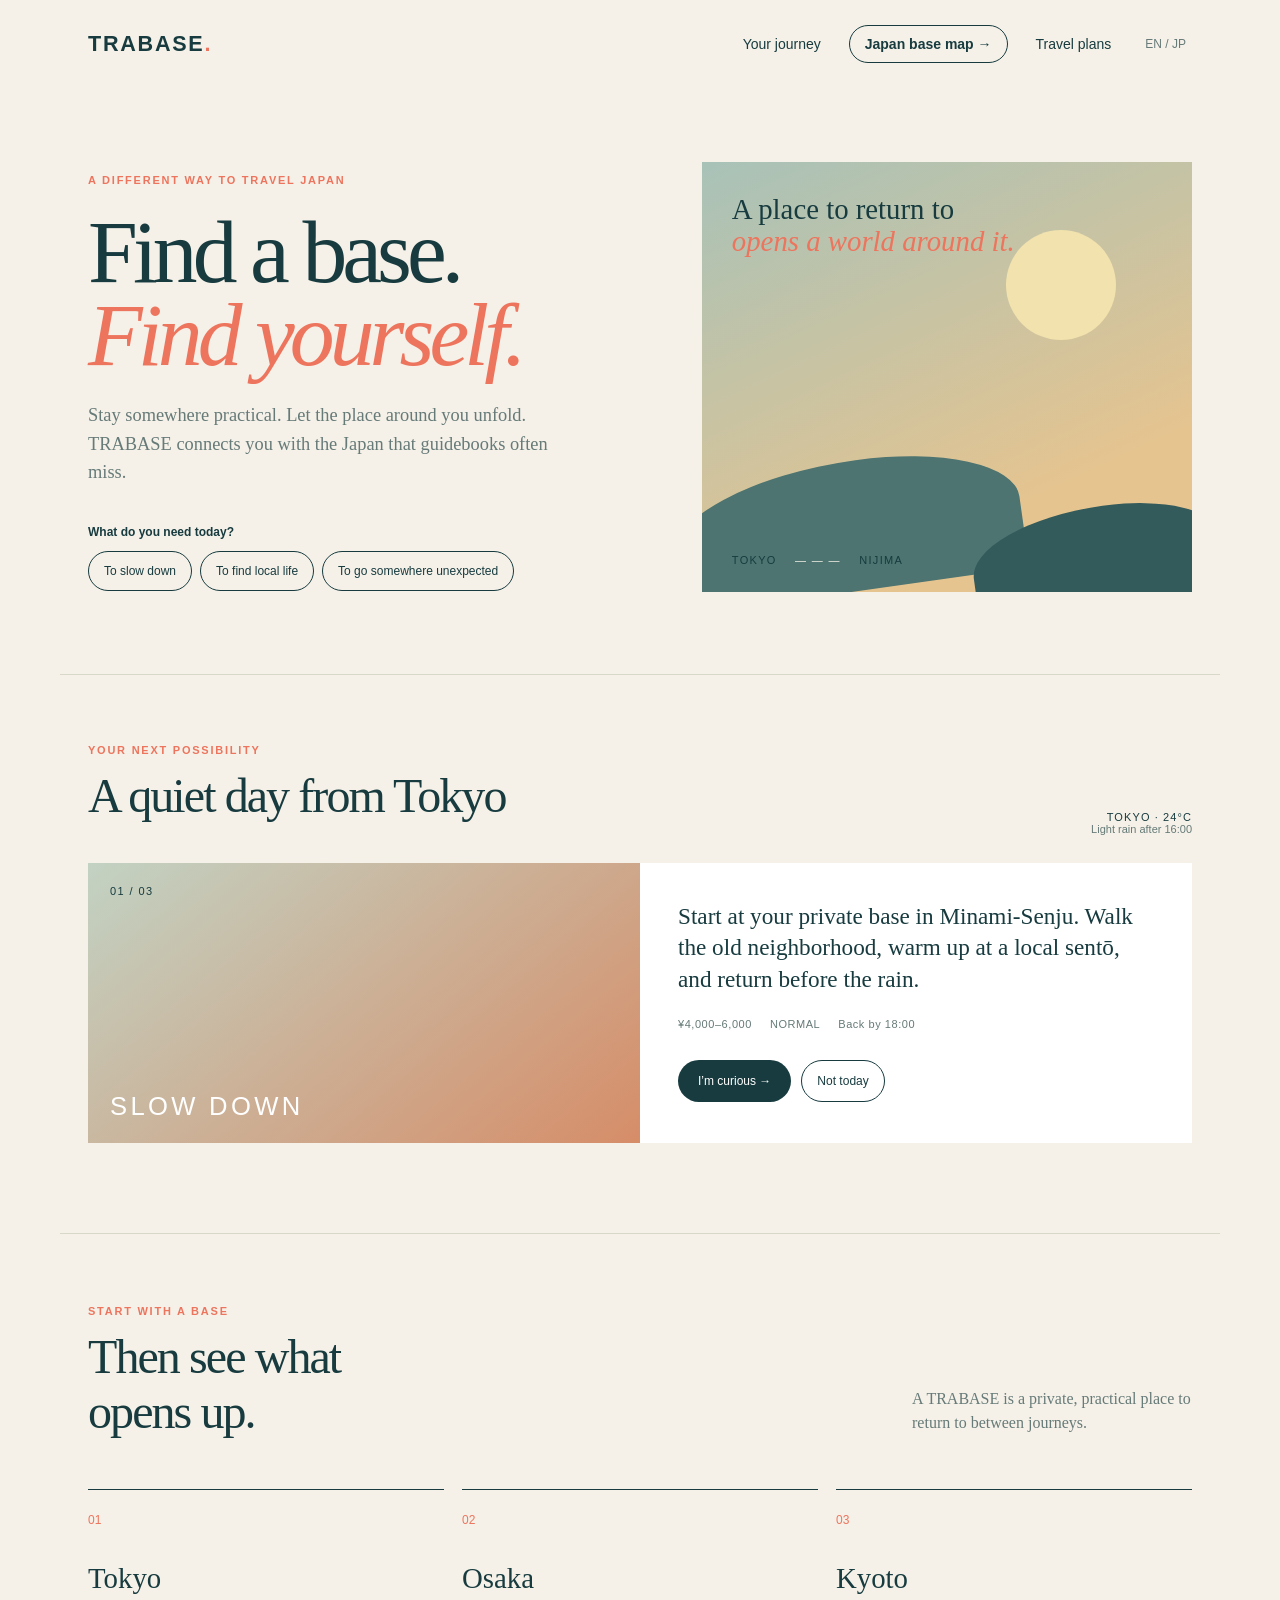
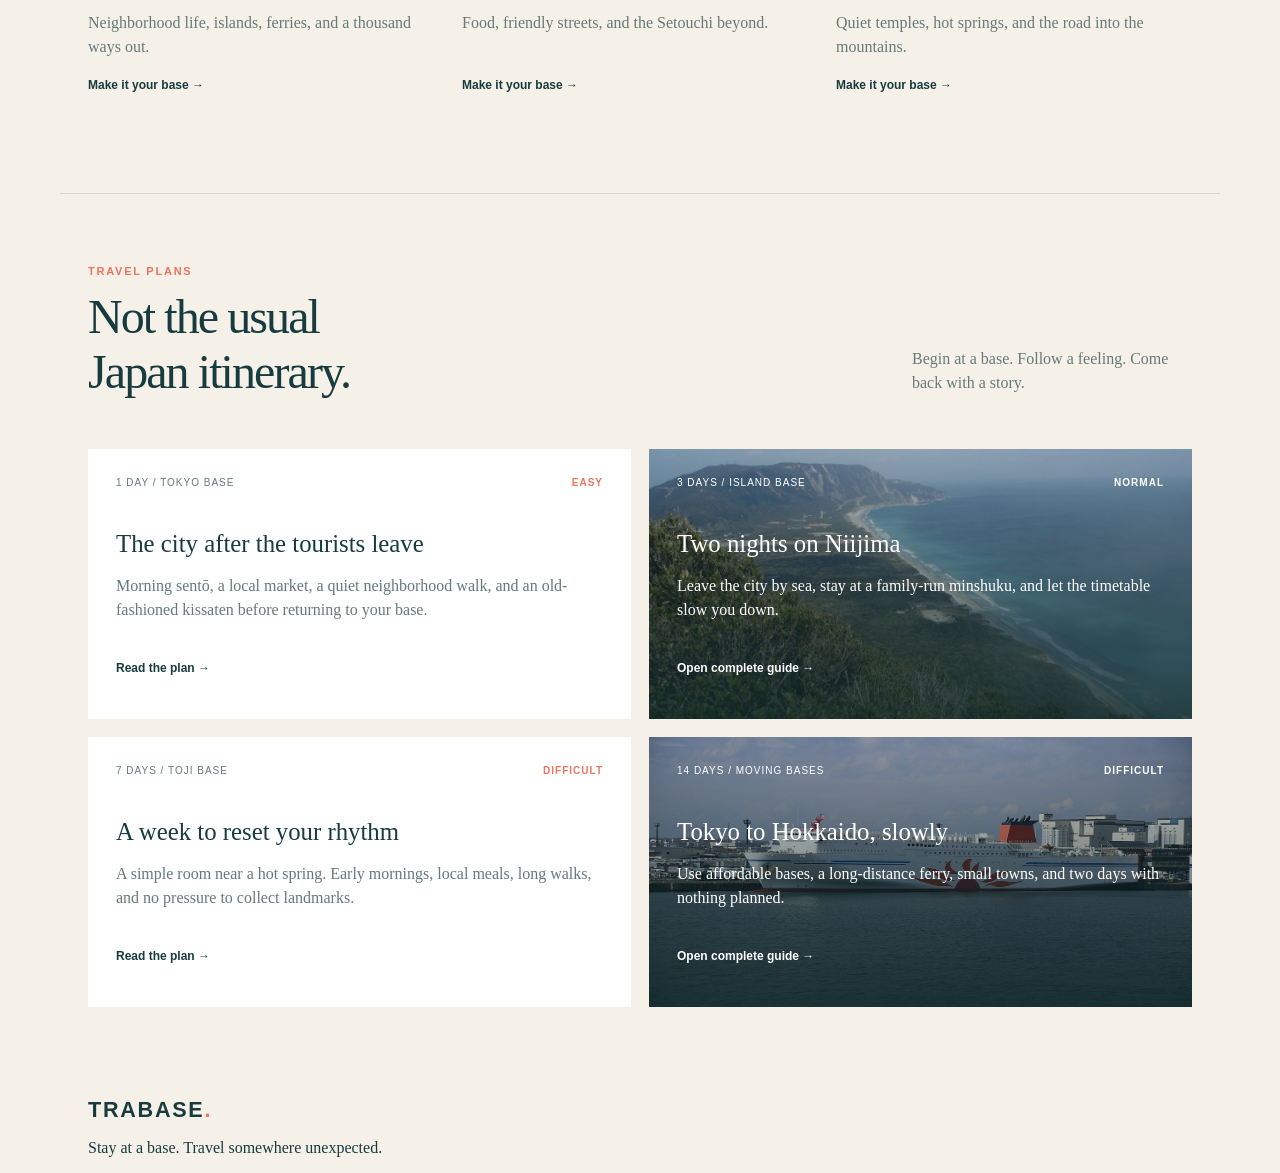
<file: index.html>
<!doctype html>
<html lang="en">
<head><meta charset="UTF-8"><meta name="viewport" content="width=device-width,initial-scale=1"><meta name="description" content="TRABASE helps travelers find a base and discover a deeper Japan."><title>TRABASE — Find your way into Japan</title><link rel="stylesheet" href="styles.css"><link rel="stylesheet" href="details.css"><link rel="stylesheet" href="nav.css"></head>
<body>
<header class="nav shell"><a class="brand" href="./">TRABASE<span>.</span></a><nav><a href="#journey">Your journey</a><a class="map-link" href="japan-base-map.html">Japan base map →</a><a href="#plans">Travel plans</a><button class="lang">EN / JP</button></nav></header>
<main>
<section class="hero shell"><div class="hero-copy"><p class="eyebrow">A different way to travel Japan</p><h1>Find a base.<br><em>Find yourself.</em></h1><p class="lede">Stay somewhere practical. Let the place around you unfold. TRABASE connects you with the Japan that guidebooks often miss.</p><div class="question"><p>What do you need today?</p><div class="choice-row"><button data-mood="quiet">To slow down</button><button data-mood="local">To find local life</button><button data-mood="wild">To go somewhere unexpected</button></div></div></div><div class="hero-art"><div class="sun"></div><div class="island island-a"></div><div class="island island-b"></div><div class="art-note">A place to return to<br><i>opens a world around it.</i></div><div class="art-route">TOKYO <span>— — —</span> NIJIMA</div></div></section>
<section class="recommendation shell" id="journey"><div class="recommendation-top"><div><p class="eyebrow">Your next possibility</p><h2 id="recommendation-title">A quiet day from Tokyo</h2></div><div class="weather">TOKYO · 24°C<br><span>Light rain after 16:00</span></div></div><div class="journey-card"><div class="journey-image"><span>01 / 03</span><strong id="journey-label">SLOW DOWN</strong></div><div class="journey-copy"><p id="journey-text">Start at your private base in Minami-Senju. Walk the old neighborhood, warm up at a local sentō, and return before the rain.</p><div class="journey-meta"><span>¥4,000–6,000</span><span>NORMAL</span><span>Back by 18:00</span></div><div class="actions"><button class="primary" id="accept">I’m curious →</button><button class="secondary" id="skip">Not today</button></div></div></div></section>
<section class="base-section shell" id="bases"><div class="section-heading"><div><p class="eyebrow">Start with a base</p><h2>Then see what<br>opens up.</h2></div><p>A TRABASE is a private, practical place to return to between journeys.</p></div><div class="base-grid"><article><span>01</span><h3>Tokyo</h3><p>Neighborhood life, islands, ferries, and a thousand ways out.</p><a href="#journey">Make it your base →</a></article><article><span>02</span><h3>Osaka</h3><p>Food, friendly streets, and the Setouchi beyond.</p><a href="#journey">Make it your base →</a></article><article><span>03</span><h3>Kyoto</h3><p>Quiet temples, hot springs, and the road into the mountains.</p><a href="#journey">Make it your base →</a></article></div></section>
<section class="plans shell" id="plans"><div class="section-heading"><div><p class="eyebrow">Travel plans</p><h2>Not the usual<br>Japan itinerary.</h2></div><p>Begin at a base. Follow a feeling. Come back with a story.</p></div><div class="plan-grid"><article><div class="plan-top"><span>1 DAY / TOKYO BASE</span><b>EASY</b></div><h3>The city after the tourists leave</h3><p>Morning sentō, a local market, a quiet neighborhood walk, and an old-fashioned kissaten before returning to your base.</p><a href="#journey">Read the plan →</a></article><article class="photo-card niijima"><div class="plan-top"><span>3 DAYS / ISLAND BASE</span><b>NORMAL</b></div><h3>Two nights on Niijima</h3><p>Leave the city by sea, stay at a family-run minshuku, and let the timetable slow you down.</p><a href="niijima-3-days.html">Open complete guide →</a></article><article><div class="plan-top"><span>7 DAYS / TOJI BASE</span><b>DIFFICULT</b></div><h3>A week to reset your rhythm</h3><p>A simple room near a hot spring. Early mornings, local meals, long walks, and no pressure to collect landmarks.</p><a href="#journey">Read the plan →</a></article><article class="photo-card hokkaido"><div class="plan-top"><span>14 DAYS / MOVING BASES</span><b>DIFFICULT</b></div><h3>Tokyo to Hokkaido, slowly</h3><p>Use affordable bases, a long-distance ferry, small towns, and two days with nothing planned.</p><a href="hokkaido-14-days.html">Open complete guide →</a></article></div></section>
</main><footer class="shell"><a class="brand" href="./">TRABASE<span>.</span></a><p>Stay at a base. Travel somewhere unexpected.</p></footer><script src="app.js"></script>
</body></html>
</file>
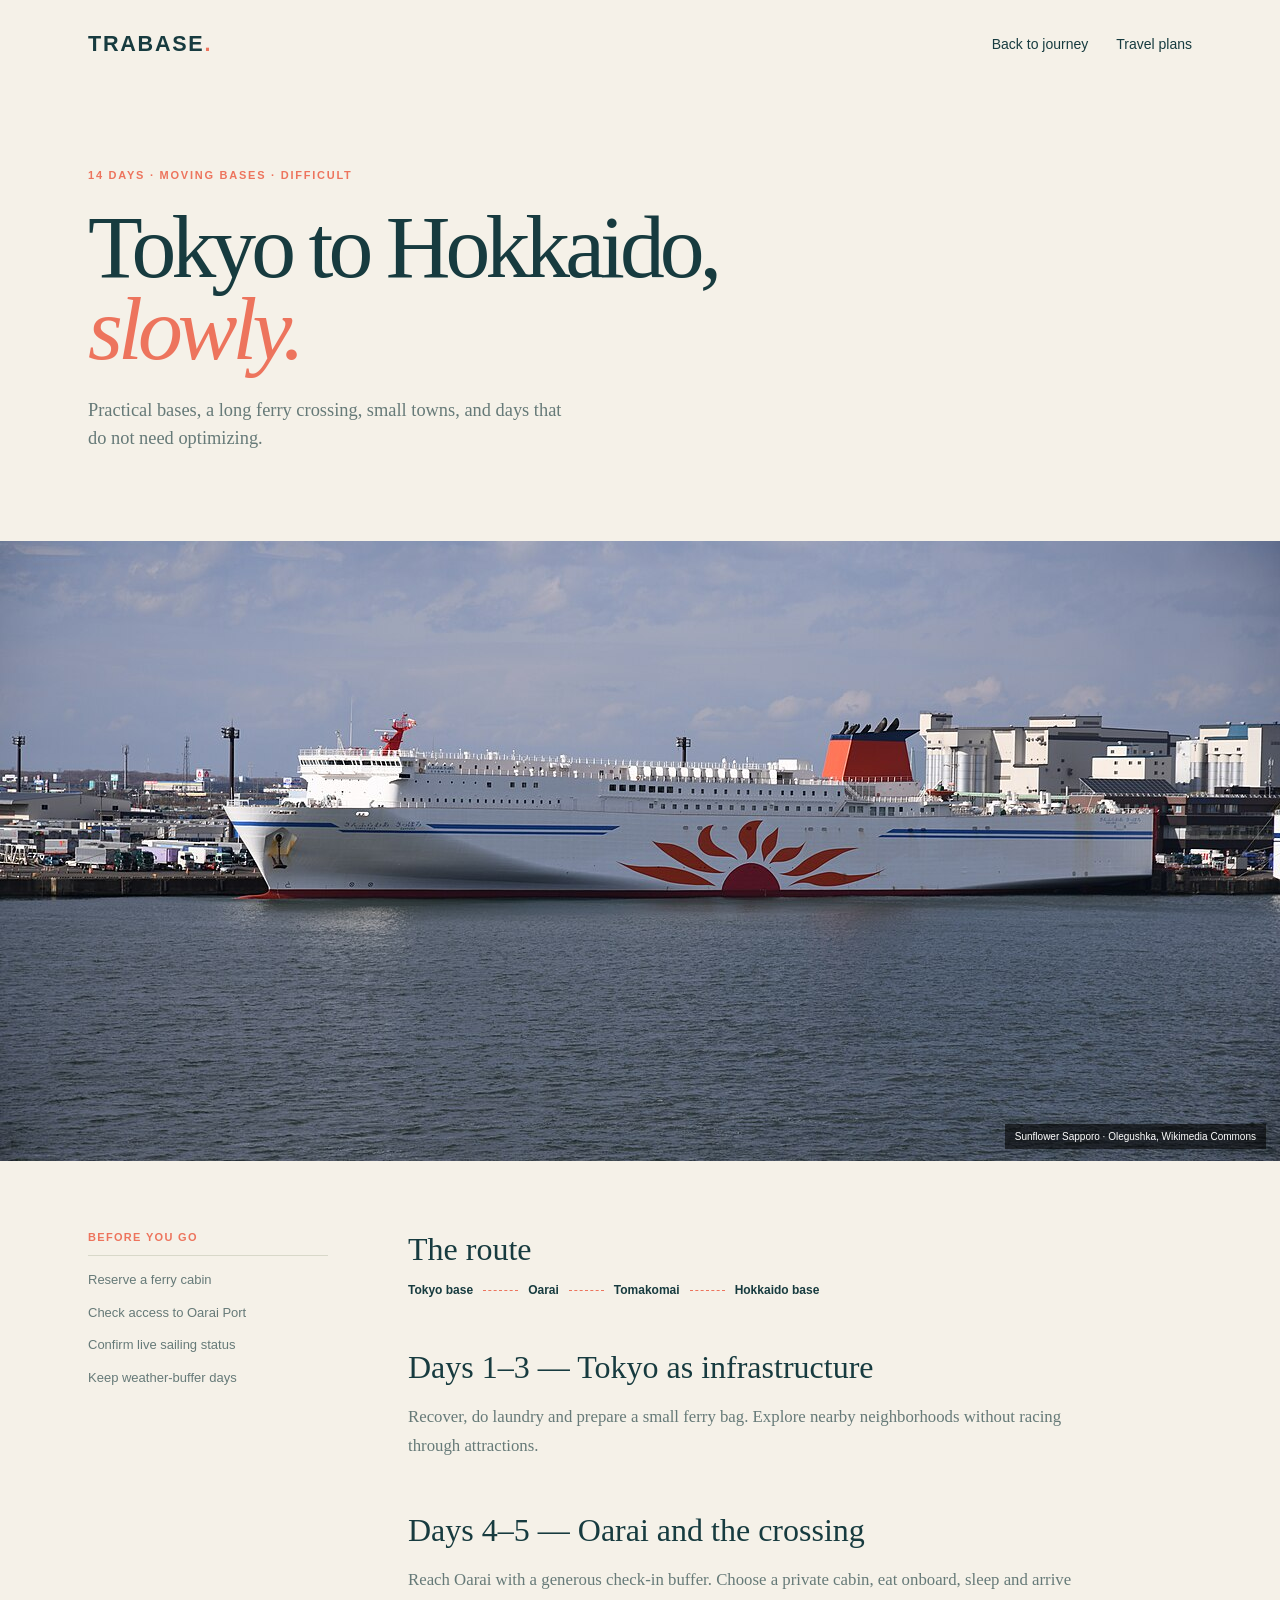
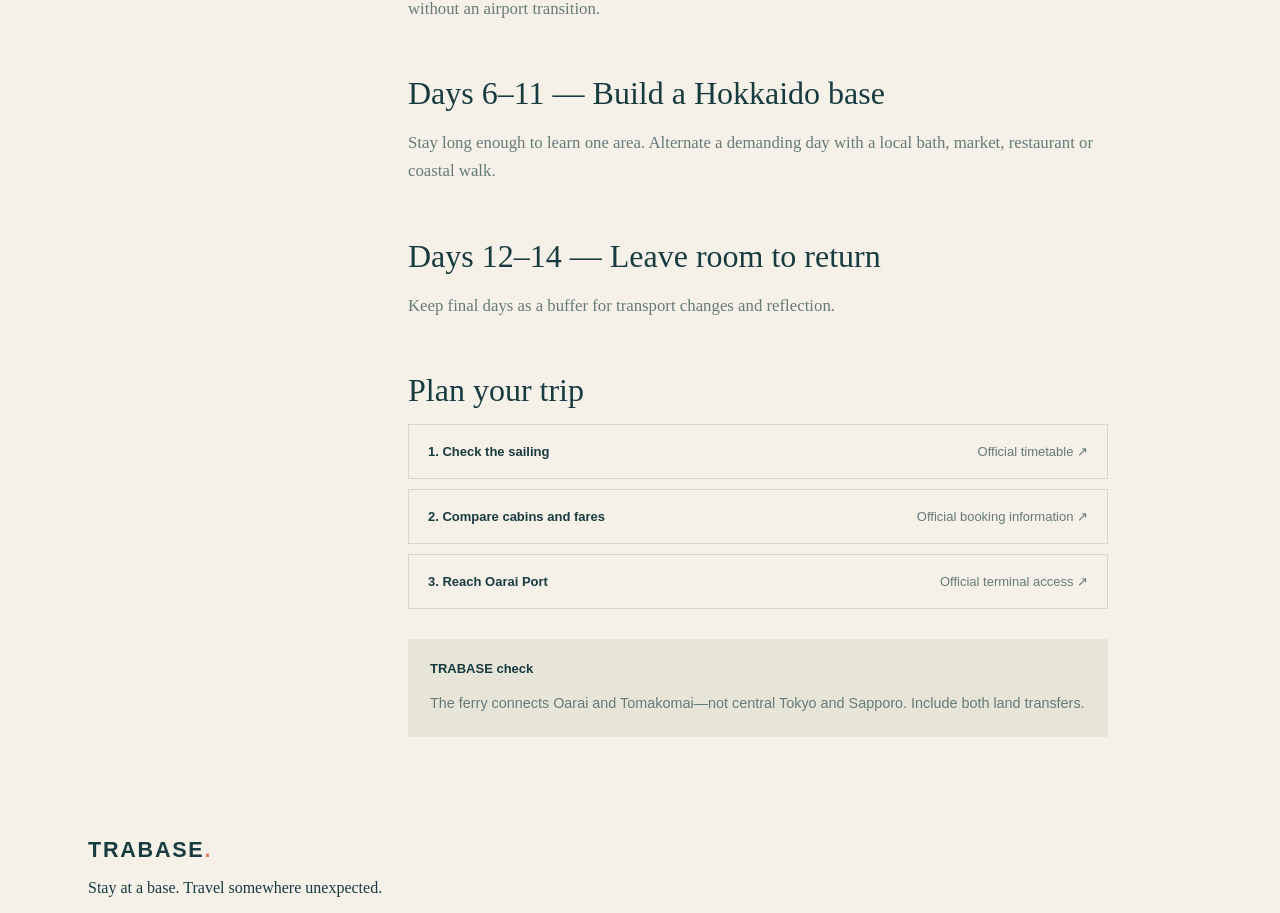
<file: hokkaido-14-days.html>
<!doctype html>
<html lang="en"><head><meta charset="UTF-8"><meta name="viewport" content="width=device-width,initial-scale=1"><title>Tokyo to Hokkaido Slowly — TRABASE</title><link rel="stylesheet" href="styles.css"><link rel="stylesheet" href="details.css"></head>
<body><header class="nav shell"><a class="brand" href="./">TRABASE<span>.</span></a><nav><a href="./#journey">Back to journey</a><a href="./#plans">Travel plans</a></nav></header>
<main class="article"><div class="article-hero shell"><p class="eyebrow">14 days · Moving bases · Difficult</p><h1>Tokyo to Hokkaido,<br><em>slowly.</em></h1><p class="lede">Practical bases, a long ferry crossing, small towns, and days that do not need optimizing.</p></div>
<figure class="article-photo"><img src="assets/images/sunflower-tomakomai.jpg" alt="Sunflower ferry at Tomakomai"><figcaption>Sunflower Sapporo · Olegushka, Wikimedia Commons</figcaption></figure>
<div class="article-body shell"><aside><strong>Before you go</strong><span>Reserve a ferry cabin</span><span>Check access to Oarai Port</span><span>Confirm live sailing status</span><span>Keep weather-buffer days</span></aside><article><h2>The route</h2><div class="route-line"><b>Tokyo base</b><i></i><b>Oarai</b><i></i><b>Tomakomai</b><i></i><b>Hokkaido base</b></div><h2>Days 1–3 — Tokyo as infrastructure</h2><p>Recover, do laundry and prepare a small ferry bag. Explore nearby neighborhoods without racing through attractions.</p><h2>Days 4–5 — Oarai and the crossing</h2><p>Reach Oarai with a generous check-in buffer. Choose a private cabin, eat onboard, sleep and arrive without an airport transition.</p><h2>Days 6–11 — Build a Hokkaido base</h2><p>Stay long enough to learn one area. Alternate a demanding day with a local bath, market, restaurant or coastal walk.</p><h2>Days 12–14 — Leave room to return</h2><p>Keep final days as a buffer for transport changes and reflection.</p><h2>Plan your trip</h2><div class="link-list"><a href="https://www.sunflower.co.jp/en/line/" target="_blank" rel="noreferrer"><b>1. Check the sailing</b><span>Official timetable ↗</span></a><a href="https://www.sunflower.co.jp/en/fare/" target="_blank" rel="noreferrer"><b>2. Compare cabins and fares</b><span>Official booking information ↗</span></a><a href="https://ftp.sunflower.co.jp/en/port/oarai/" target="_blank" rel="noreferrer"><b>3. Reach Oarai Port</b><span>Official terminal access ↗</span></a></div><div class="notice"><b>TRABASE check</b><p>The ferry connects Oarai and Tomakomai—not central Tokyo and Sapporo. Include both land transfers.</p></div></article></div></main>
<footer class="shell"><a class="brand" href="./">TRABASE<span>.</span></a><p>Stay at a base. Travel somewhere unexpected.</p></footer></body></html>
</file>
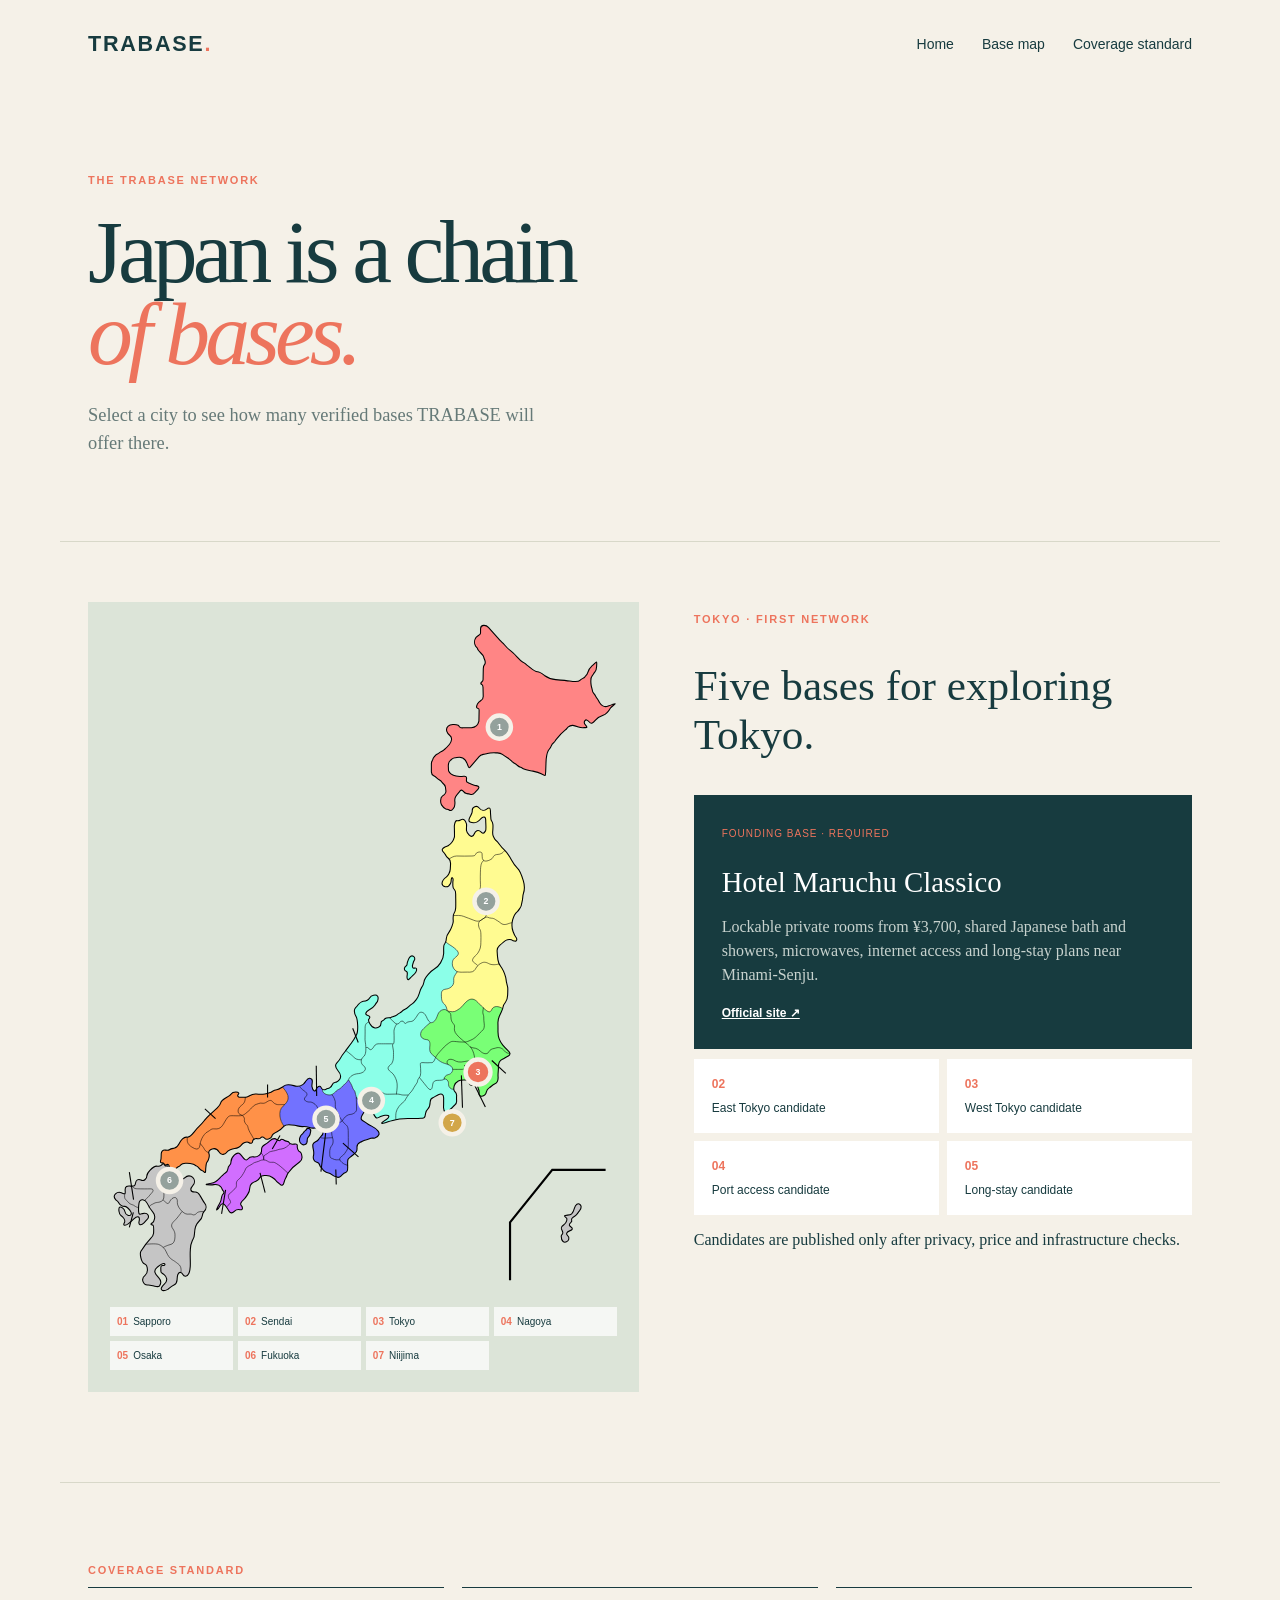
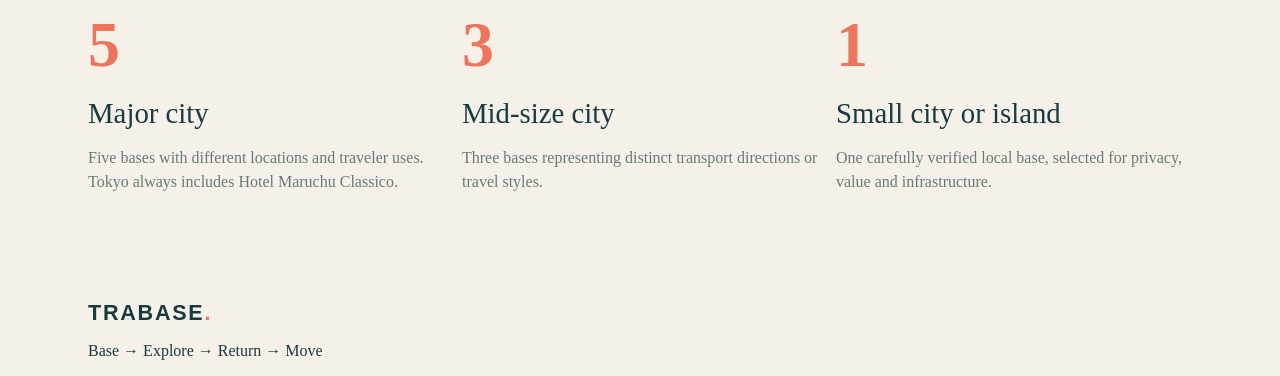
<file: japan-base-map.html>
<!doctype html>
<html lang="en">
<head><meta charset="UTF-8"><meta name="viewport" content="width=device-width,initial-scale=1"><meta name="description" content="TRABASE nationwide base network on a static map of Japan"><title>Japan Base Network — TRABASE</title><link rel="stylesheet" href="styles.css"><link rel="stylesheet" href="network-v2.css"><link rel="stylesheet" href="map-static.css"></head>
<body><header class="nav shell"><a class="brand" href="./">TRABASE<span>.</span></a><nav><a href="./">Home</a><a href="#map">Base map</a><a href="#standard">Coverage standard</a></nav></header>
<main><section class="network-hero shell"><p class="eyebrow">The TRABASE network</p><h1>Japan is a chain<br><em>of bases.</em></h1><p class="lede">Select a city to see how many verified bases TRABASE will offer there.</p></section>
<section class="network shell" id="map"><div class="map-panel"><svg class="base-map" viewBox="0 0 570 755" role="img" aria-label="Japan base network map"><image href="assets/images/japan-prefectures.svg" width="570" height="755"/><g class="svg-pin planned" data-city="sapporo" transform="translate(438 116)"><circle r="13"/><text>1</text></g><g class="svg-pin planned" data-city="sendai" transform="translate(423 312)"><circle r="13"/><text>2</text></g><g class="svg-pin selected" data-city="tokyo" transform="translate(414 504)"><circle r="14"/><text>3</text></g><g class="svg-pin planned" data-city="nagoya" transform="translate(294 536)"><circle r="13"/><text>4</text></g><g class="svg-pin planned" data-city="osaka" transform="translate(243 557)"><circle r="13"/><text>5</text></g><g class="svg-pin planned" data-city="fukuoka" transform="translate(67 626)"><circle r="13"/><text>6</text></g><g class="svg-pin candidate" data-city="niijima" transform="translate(385 561)"><circle r="13"/><text>7</text></g></svg><div class="map-key"><button data-city="sapporo"><b>01</b>Sapporo</button><button data-city="sendai"><b>02</b>Sendai</button><button data-city="tokyo"><b>03</b>Tokyo</button><button data-city="nagoya"><b>04</b>Nagoya</button><button data-city="osaka"><b>05</b>Osaka</button><button data-city="fukuoka"><b>06</b>Fukuoka</button><button data-city="niijima"><b>07</b>Niijima</button></div></div>
<div class="city-panel" aria-live="polite"><p class="eyebrow" id="city-kicker">Tokyo · first network</p><h2 id="city-title">Five bases for exploring Tokyo.</h2><article class="featured-base" id="featured-base"><small>FOUNDING BASE · REQUIRED</small><h3>Hotel Maruchu Classico</h3><p>Lockable private rooms from ¥3,700, shared Japanese bath and showers, microwaves, internet access and long-stay plans near Minami-Senju.</p><a href="https://www.hotelmaruchu.com/classico-en-plan/?hotel=classico&lang=en" target="_blank" rel="noreferrer">Official site ↗</a></article><div class="base-slots" id="base-slots"><div><b>02</b><span>East Tokyo candidate</span></div><div><b>03</b><span>West Tokyo candidate</span></div><div><b>04</b><span>Port access candidate</span></div><div><b>05</b><span>Long-stay candidate</span></div></div><p class="fineprint" id="city-note">Candidates are published only after privacy, price and infrastructure checks.</p></div></section>
<section class="coverage shell" id="standard"><p class="eyebrow">Coverage standard</p><div class="coverage-grid"><article><strong>5</strong><h3>Major city</h3><p>Five bases with different locations and traveler uses. Tokyo always includes Hotel Maruchu Classico.</p></article><article><strong>3</strong><h3>Mid-size city</h3><p>Three bases representing distinct transport directions or travel styles.</p></article><article><strong>1</strong><h3>Small city or island</h3><p>One carefully verified local base, selected for privacy, value and infrastructure.</p></article></div></section></main>
<footer class="shell"><a class="brand" href="./">TRABASE<span>.</span></a><p>Base → Explore → Return → Move</p></footer><script src="network.js"></script><script src="map-static.js"></script></body></html>
</file>
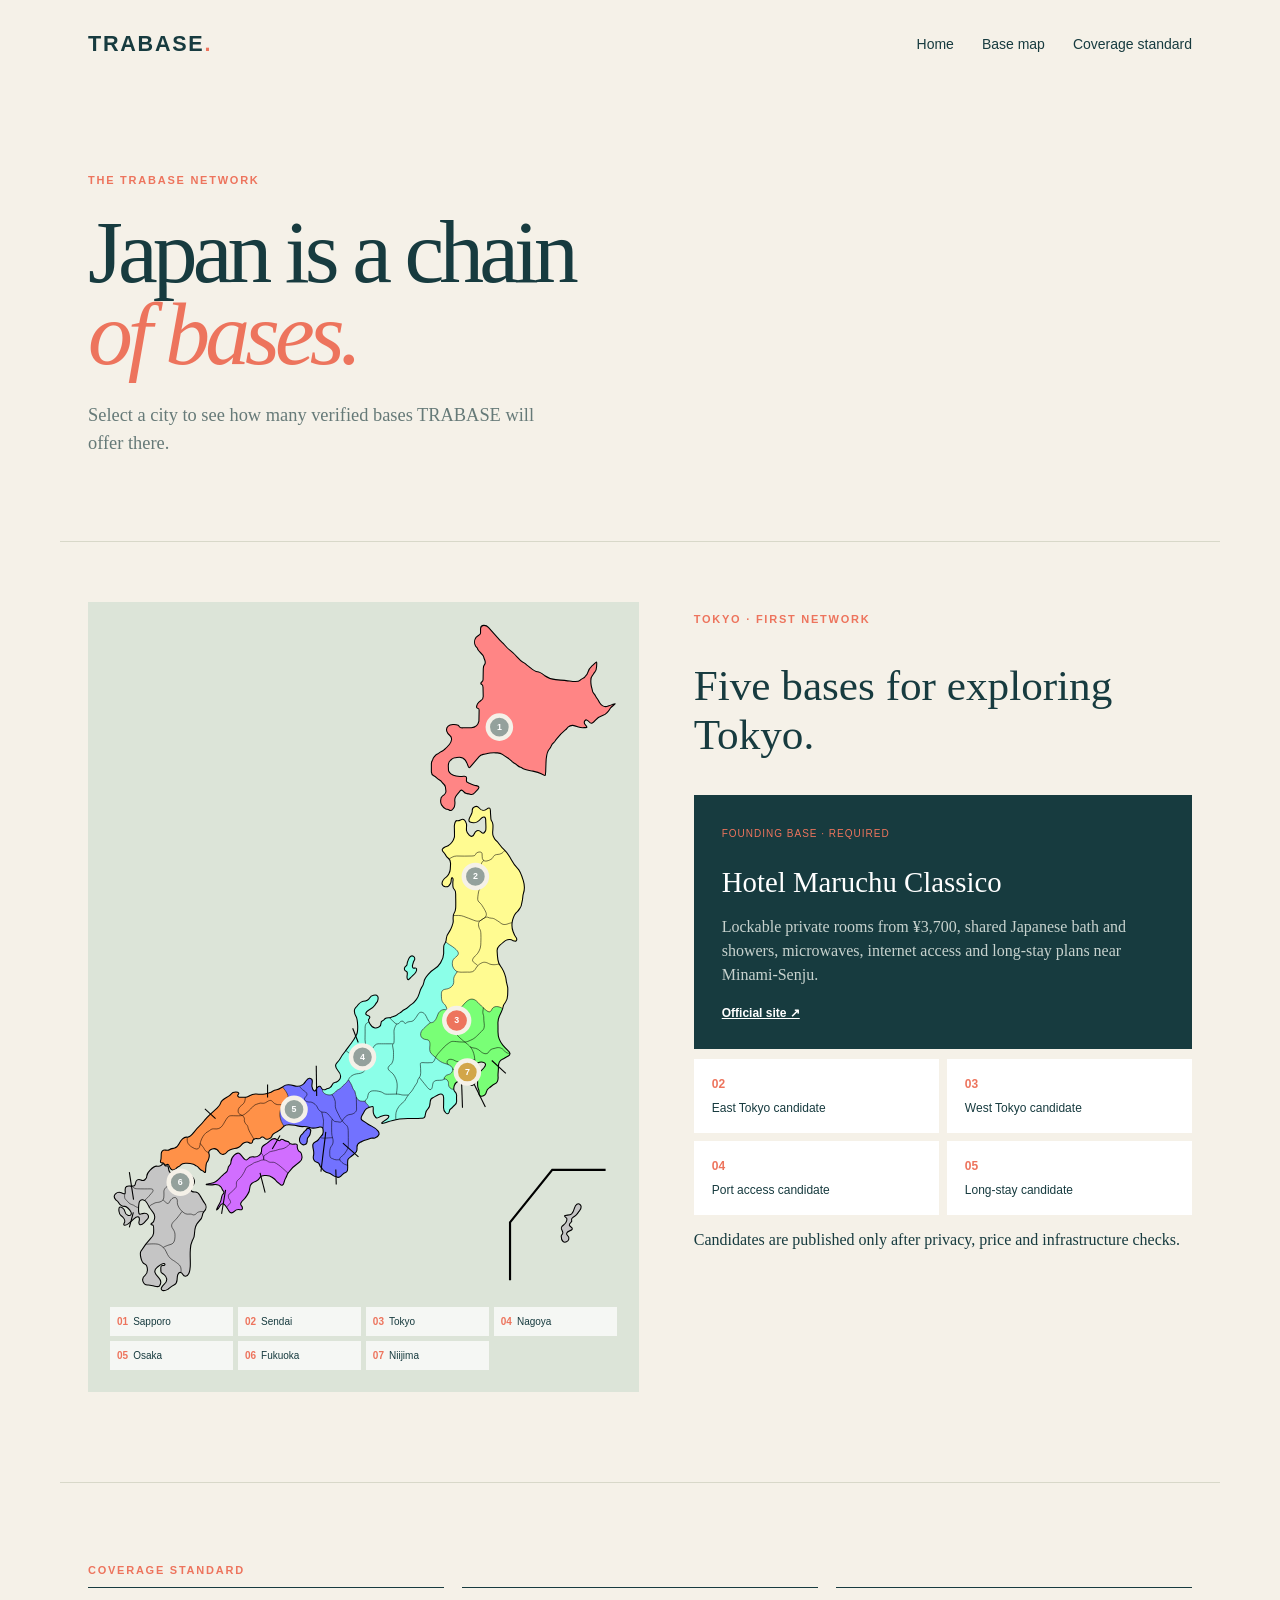
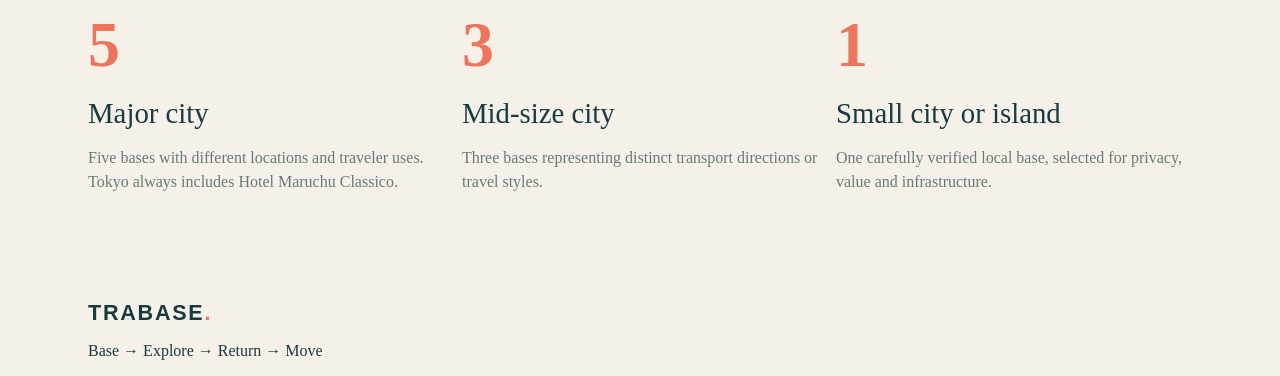
<file: network.html>
<!doctype html>
<html lang="en">
<head><meta charset="UTF-8"><meta name="viewport" content="width=device-width,initial-scale=1"><title>Japan Base Map — TRABASE</title><link rel="stylesheet" href="styles.css"><link rel="stylesheet" href="network-v2.css"><link rel="stylesheet" href="map-static.css"></head>
<body><header class="nav shell"><a class="brand" href="./">TRABASE<span>.</span></a><nav><a href="./">Home</a><a href="#map">Base map</a><a href="#standard">Coverage standard</a></nav></header>
<main><section class="network-hero shell"><p class="eyebrow">The TRABASE network</p><h1>Japan is a chain<br><em>of bases.</em></h1><p class="lede">Select a city to see how many verified bases TRABASE will offer there.</p></section>
<section class="network shell" id="map"><div class="map-panel"><svg class="base-map" viewBox="0 0 570 755" role="img" aria-label="Japan base network map"><image href="assets/images/japan-prefectures.svg" width="570" height="755"/><g class="svg-pin planned" data-city="sapporo" transform="translate(438 116)"><circle r="13"/><text>1</text></g><g class="svg-pin planned" data-city="sendai" transform="translate(411 284)"><circle r="13"/><text>2</text></g><g class="svg-pin selected" data-city="tokyo" transform="translate(390 446)"><circle r="14"/><text>3</text></g><g class="svg-pin planned" data-city="nagoya" transform="translate(284 487)"><circle r="13"/><text>4</text></g><g class="svg-pin planned" data-city="osaka" transform="translate(207 546)"><circle r="13"/><text>5</text></g><g class="svg-pin planned" data-city="fukuoka" transform="translate(79 628)"><circle r="13"/><text>6</text></g><g class="svg-pin candidate" data-city="niijima" transform="translate(402 504)"><circle r="13"/><text>7</text></g></svg><div class="map-key"><button data-city="sapporo"><b>01</b>Sapporo</button><button data-city="sendai"><b>02</b>Sendai</button><button data-city="tokyo"><b>03</b>Tokyo</button><button data-city="nagoya"><b>04</b>Nagoya</button><button data-city="osaka"><b>05</b>Osaka</button><button data-city="fukuoka"><b>06</b>Fukuoka</button><button data-city="niijima"><b>07</b>Niijima</button></div></div>
<div class="city-panel" aria-live="polite"><p class="eyebrow" id="city-kicker">Tokyo · first network</p><h2 id="city-title">Five bases for exploring Tokyo.</h2><article class="featured-base" id="featured-base"><small>FOUNDING BASE · REQUIRED</small><h3>Hotel Maruchu Classico</h3><p>Lockable private rooms from ¥3,700, shared Japanese bath and showers, microwaves, internet access and long-stay plans near Minami-Senju.</p><a href="https://www.hotelmaruchu.com/classico-en-plan/?hotel=classico&lang=en" target="_blank" rel="noreferrer">Official site ↗</a></article><div class="base-slots" id="base-slots"><div><b>02</b><span>East Tokyo candidate</span></div><div><b>03</b><span>West Tokyo candidate</span></div><div><b>04</b><span>Port access candidate</span></div><div><b>05</b><span>Long-stay candidate</span></div></div><p class="fineprint" id="city-note">Candidates are published only after privacy, price and infrastructure checks.</p></div></section>
<section class="coverage shell" id="standard"><p class="eyebrow">Coverage standard</p><div class="coverage-grid"><article><strong>5</strong><h3>Major city</h3><p>Five bases with different locations and traveler uses. Tokyo always includes Hotel Maruchu Classico.</p></article><article><strong>3</strong><h3>Mid-size city</h3><p>Three bases representing distinct transport directions or travel styles.</p></article><article><strong>1</strong><h3>Small city or island</h3><p>One carefully verified local base, selected for privacy, value and infrastructure.</p></article></div></section></main>
<footer class="shell"><a class="brand" href="./">TRABASE<span>.</span></a><p>Base → Explore → Return → Move</p></footer><script src="network.js"></script><script src="map-static.js"></script></body></html>
</file>
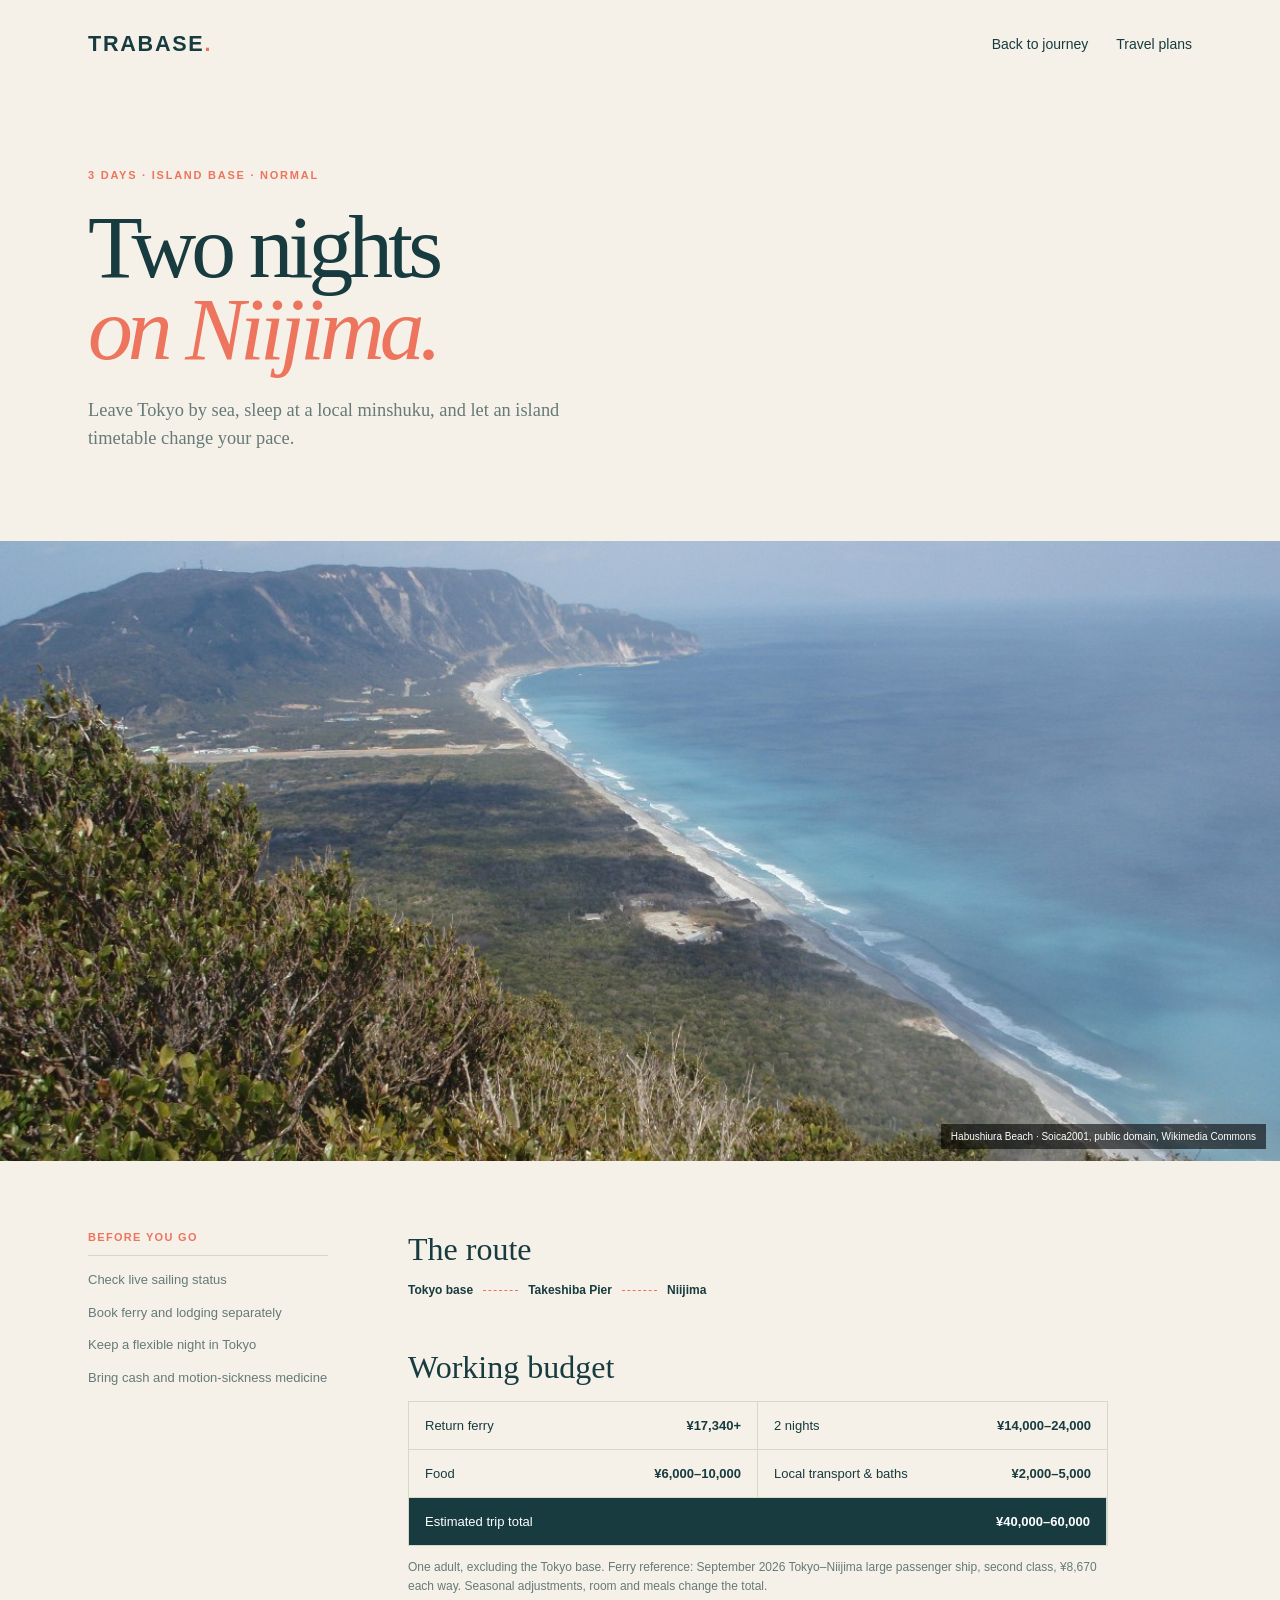
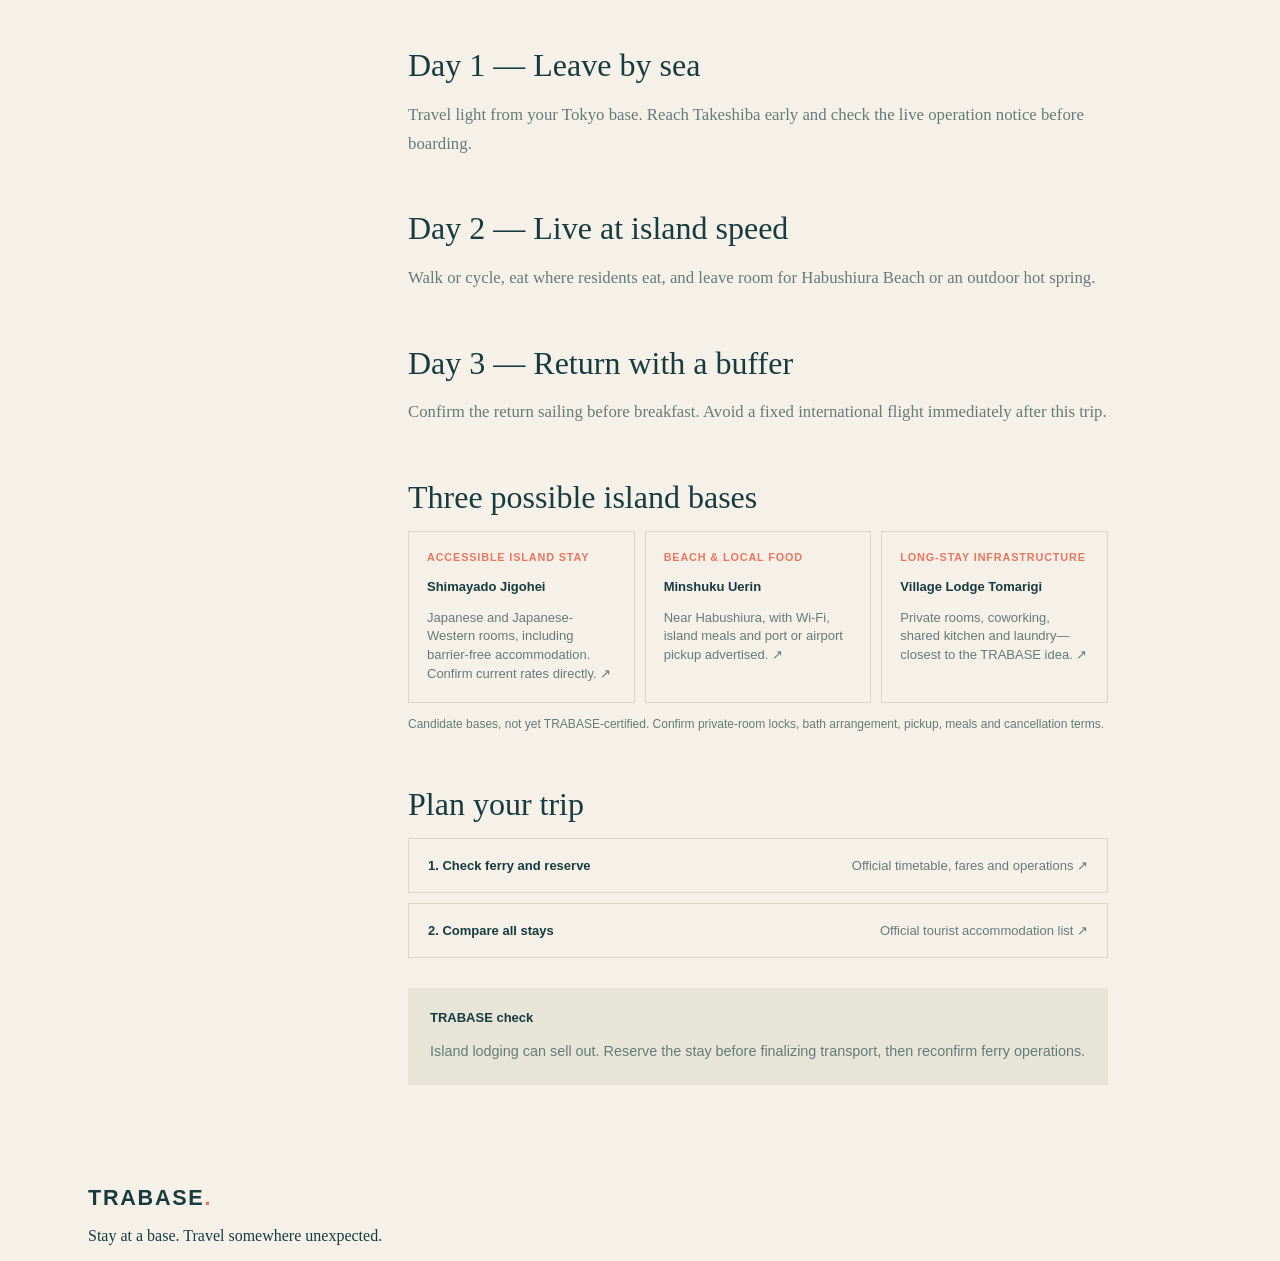
<file: niijima-3-days.html>
<!doctype html><html lang="en"><head><meta charset="UTF-8"><meta name="viewport" content="width=device-width,initial-scale=1"><title>3 Days on Niijima — TRABASE</title><link rel="stylesheet" href="styles.css"><link rel="stylesheet" href="details.css"><link rel="stylesheet" href="budget.css"></head><body><header class="nav shell"><a class="brand" href="./">TRABASE<span>.</span></a><nav><a href="./#journey">Back to journey</a><a href="./#plans">Travel plans</a></nav></header><main class="article"><div class="article-hero shell"><p class="eyebrow">3 days · Island base · Normal</p><h1>Two nights<br><em>on Niijima.</em></h1><p class="lede">Leave Tokyo by sea, sleep at a local minshuku, and let an island timetable change your pace.</p></div><figure class="article-photo"><img src="assets/images/niijima-habushiura.jpg" alt="Habushiura Beach on Niijima"><figcaption>Habushiura Beach · Soica2001, public domain, Wikimedia Commons</figcaption></figure><div class="article-body shell"><aside><strong>Before you go</strong><span>Check live sailing status</span><span>Book ferry and lodging separately</span><span>Keep a flexible night in Tokyo</span><span>Bring cash and motion-sickness medicine</span></aside><article><h2>The route</h2><div class="route-line"><b>Tokyo base</b><i></i><b>Takeshiba Pier</b><i></i><b>Niijima</b></div><h2>Working budget</h2><div class="budget"><div><span>Return ferry</span><b>¥17,340+</b></div><div><span>2 nights</span><b>¥14,000–24,000</b></div><div><span>Food</span><b>¥6,000–10,000</b></div><div><span>Local transport & baths</span><b>¥2,000–5,000</b></div><div class="budget-total"><span>Estimated trip total</span><b>¥40,000–60,000</b></div></div><p class="fineprint">One adult, excluding the Tokyo base. Ferry reference: September 2026 Tokyo–Niijima large passenger ship, second class, ¥8,670 each way. Seasonal adjustments, room and meals change the total.</p><h2>Day 1 — Leave by sea</h2><p>Travel light from your Tokyo base. Reach Takeshiba early and check the live operation notice before boarding.</p><h2>Day 2 — Live at island speed</h2><p>Walk or cycle, eat where residents eat, and leave room for Habushiura Beach or an outdoor hot spring.</p><h2>Day 3 — Return with a buffer</h2><p>Confirm the return sailing before breakfast. Avoid a fixed international flight immediately after this trip.</p><h2>Three possible island bases</h2><div class="stay-list"><a href="https://niijima.or.jp/jigohei/" target="_blank" rel="noreferrer"><small>ACCESSIBLE ISLAND STAY</small><b>Shimayado Jigohei</b><span>Japanese and Japanese-Western rooms, including barrier-free accommodation. Confirm current rates directly. ↗</span></a><a href="https://niijima.or.jp/uerin/" target="_blank" rel="noreferrer"><small>BEACH & LOCAL FOOD</small><b>Minshuku Uerin</b><span>Near Habushiura, with Wi-Fi, island meals and port or airport pickup advertised. ↗</span></a><a href="https://www.niijima.com/facility/spa/onsenrodge/gaiyou.html" target="_blank" rel="noreferrer"><small>LONG-STAY INFRASTRUCTURE</small><b>Village Lodge Tomarigi</b><span>Private rooms, coworking, shared kitchen and laundry—closest to the TRABASE idea. ↗</span></a></div><p class="fineprint">Candidate bases, not yet TRABASE-certified. Confirm private-room locks, bath arrangement, pickup, meals and cancellation terms.</p><h2>Plan your trip</h2><div class="link-list"><a href="https://www.tokaikisen.co.jp/en/" target="_blank" rel="noreferrer"><b>1. Check ferry and reserve</b><span>Official timetable, fares and operations ↗</span></a><a href="https://niijima-info.jp/stay/" target="_blank" rel="noreferrer"><b>2. Compare all stays</b><span>Official tourist accommodation list ↗</span></a></div><div class="notice"><b>TRABASE check</b><p>Island lodging can sell out. Reserve the stay before finalizing transport, then reconfirm ferry operations.</p></div></article></div></main><footer class="shell"><a class="brand" href="./">TRABASE<span>.</span></a><p>Stay at a base. Travel somewhere unexpected.</p></footer></body></html>
</file>
<file: styles.css>
:root{--ink:#173b3f;--paper:#f5f1e8;--coral:#ed745d;--muted:#667a78;--line:#d8d8c9}*{box-sizing:border-box}body{margin:0;background:var(--paper);color:var(--ink);font-family:Georgia,'Times New Roman',serif}.shell{max-width:1160px;margin:auto;padding-left:28px;padding-right:28px}.nav{height:88px;display:flex;align-items:center;justify-content:space-between}.brand{font:bold 1.35rem Arial,sans-serif;letter-spacing:.08em;color:var(--ink);text-decoration:none}.brand span{color:var(--coral)}nav{display:flex;align-items:center;gap:28px;font:14px Arial,sans-serif}nav a{color:var(--ink);text-decoration:none}.lang{border:0;background:none;color:var(--muted);font:12px Arial,sans-serif}.hero{display:grid;grid-template-columns:1.05fr .95fr;gap:72px;padding-top:74px;padding-bottom:82px;align-items:center}.eyebrow{font:11px Arial,sans-serif;letter-spacing:.16em;text-transform:uppercase;color:var(--coral);font-weight:bold}h1{font-size:clamp(3.4rem,7vw,6.3rem);line-height:.92;font-weight:normal;letter-spacing:-.055em;margin:25px 0}h1 em{color:var(--coral);font-style:italic}.lede{font-size:1.15rem;line-height:1.55;color:var(--muted);max-width:480px}.question{margin-top:38px}.question>p{font:bold 12px Arial,sans-serif}.choice-row{display:flex;flex-wrap:wrap;gap:8px}.choice-row button,.secondary{border:1px solid var(--ink);background:transparent;color:var(--ink);border-radius:99px;padding:12px 15px;font:12px Arial,sans-serif;cursor:pointer}.choice-row button:hover,.secondary:hover{background:var(--ink);color:#fff}.hero-art{height:430px;position:relative;overflow:hidden;background:linear-gradient(155deg,#a8c2b8 0%,#e6c48f 76%)}.sun{position:absolute;width:110px;height:110px;border-radius:50%;background:#f2e2ad;top:68px;right:76px}.island{position:absolute;background:#4d7470;border-radius:55% 45% 0 0;transform:rotate(-8deg)}.island-a{width:350px;height:130px;bottom:0;left:-30px}.island-b{width:250px;height:100px;bottom:-15px;right:-30px;background:#345b5c}.art-note{position:absolute;left:30px;top:32px;font-size:1.8rem;line-height:1.1}.art-note i{color:var(--coral)}.art-route{position:absolute;bottom:26px;left:30px;font:11px Arial,sans-serif;letter-spacing:.12em}.art-route span{margin:0 14px;color:#f5f1e8}.recommendation{border-top:1px solid var(--line);padding-top:58px;padding-bottom:90px}.recommendation-top{display:flex;justify-content:space-between;align-items:end}.recommendation h2,.section-heading h2{font-size:3rem;font-weight:normal;letter-spacing:-.04em;margin:12px 0}.weather{text-align:right;font:11px Arial,sans-serif;letter-spacing:.1em}.weather span{color:var(--muted);letter-spacing:0}.journey-card{display:grid;grid-template-columns:1fr 1fr;margin-top:28px;background:#fff}.journey-image{min-height:280px;padding:22px;display:flex;flex-direction:column;justify-content:space-between;background:linear-gradient(140deg,#c2d2c3,#d68d68)}.journey-image span,.journey-image strong{font:11px Arial,sans-serif;letter-spacing:.13em}.journey-image strong{font-size:1.6rem;color:#fff}.journey-copy{padding:38px}.journey-copy>p{font-size:1.45rem;line-height:1.35;margin-top:0}.journey-meta{display:flex;flex-wrap:wrap;gap:18px;color:var(--muted);font:11px Arial,sans-serif;letter-spacing:.05em}.actions{display:flex;gap:10px;margin-top:30px}.primary{border:0;background:var(--ink);color:#fff;border-radius:99px;padding:14px 20px;font:12px Arial,sans-serif;cursor:pointer}.base-section{padding-top:60px;padding-bottom:90px;border-top:1px solid var(--line)}.section-heading{display:flex;justify-content:space-between;align-items:end;margin-bottom:38px}.section-heading>p{color:var(--muted);max-width:280px;line-height:1.5}.base-grid{display:grid;grid-template-columns:repeat(3,1fr);gap:18px}.base-grid article{border-top:1px solid var(--ink);padding:20px 0 10px}.base-grid span{font:12px Arial,sans-serif;color:var(--coral)}h3{font-size:1.8rem;font-weight:normal;margin:34px 0 12px}.base-grid p{color:var(--muted);line-height:1.5;min-height:48px}.base-grid a{color:var(--ink);font:12px Arial,sans-serif;text-decoration:none;font-weight:bold}.plans{border-top:1px solid var(--line);padding-top:60px;padding-bottom:90px}.plan-grid{display:grid;grid-template-columns:repeat(2,1fr);gap:18px}.plan-grid article{background:#fff;padding:28px;min-height:270px}.plan-top{display:flex;justify-content:space-between;font:10px Arial,sans-serif;letter-spacing:.1em;color:var(--muted)}.plan-top b{color:var(--coral)}.plan-grid h3{margin:42px 0 12px;font-size:1.55rem}.plan-grid p{color:var(--muted);line-height:1.5;min-height:68px}.plan-grid a{color:var(--ink);font:bold 12px Arial,sans-serif;text-decoration:none}@media(max-width:720px){nav a{display:none}.hero{grid-template-columns:1fr;gap:40px;padding-top:40px}.hero-art{height:300px}.section-heading,.recommendation-top{display:block}.base-grid,.plan-grid{grid-template-columns:1fr}.recommendation h2,.section-heading h2{font-size:2.4rem}.weather{text-align:left;margin-top:20px}.journey-card{grid-template-columns:1fr}.journey-image{min-height:180px}.choice-row{flex-direction:column;align-items:stretch}.choice-row button{text-align:left}footer{display:block}footer p{margin-top:20px}}
</file>
<file: details.css>
.journey-image.has-photo{background-size:cover;background-position:center}.photo-card{color:#fff;background-size:cover!important;background-position:center!important;position:relative;overflow:hidden}.photo-card:before{content:"";position:absolute;inset:0;background:linear-gradient(180deg,rgba(15,40,42,.2),rgba(15,40,42,.82))}.photo-card>*{position:relative}.photo-card.niijima{background-image:url('assets/images/niijima-habushiura.jpg')}.photo-card.hokkaido{background-image:url('assets/images/sunflower-tomakomai.jpg')}.photo-card .plan-top,.photo-card p,.photo-card a,.photo-card .plan-top b{color:#fff}.article-hero{padding-top:70px;padding-bottom:70px}.article-photo{margin:0;position:relative}.article-photo img{display:block;width:100%;height:min(60vw,620px);object-fit:cover}.article-photo figcaption{position:absolute;right:14px;bottom:12px;background:rgba(0,0,0,.58);color:#fff;padding:7px 10px;font:10px Arial,sans-serif}.article-body{display:grid;grid-template-columns:240px 1fr;gap:80px;padding-top:70px;padding-bottom:100px}.article-body aside{display:flex;flex-direction:column;gap:15px;font:13px Arial,sans-serif}.article-body aside strong{font-size:11px;letter-spacing:.12em;text-transform:uppercase;color:var(--coral);padding-bottom:12px;border-bottom:1px solid var(--line)}.article-body aside span{color:var(--muted);line-height:1.35}.article-body article{max-width:700px}.article-body h2{font-size:2rem;font-weight:normal;margin:52px 0 15px}.article-body h2:first-child{margin-top:0}.article-body p{color:var(--muted);line-height:1.7;font-size:1.05rem}.route-line{display:flex;align-items:center;gap:10px;flex-wrap:wrap;font:12px Arial,sans-serif}.route-line i{width:35px;border-top:1px dashed var(--coral)}.link-list{display:grid;gap:10px}.link-list a{display:flex;justify-content:space-between;gap:20px;padding:19px;border:1px solid var(--line);color:var(--ink);text-decoration:none;font:13px Arial,sans-serif}.link-list span{color:var(--muted);text-align:right}.notice{margin-top:30px;padding:22px;background:#e7e5d8;font:13px Arial,sans-serif}.notice p{font-size:.9rem;margin-bottom:0}@media(max-width:720px){.article-body{grid-template-columns:1fr;gap:45px}.article-photo img{height:55vh}.article-photo figcaption{position:static;background:var(--ink)}.link-list a{display:block}.link-list span{display:block;text-align:left;margin-top:8px}}
</file>
<file: nav.css>
.map-link{display:inline-flex!important;align-items:center;border:1px solid var(--ink);border-radius:999px;padding:10px 15px;font-weight:bold}@media(max-width:720px){.nav{gap:12px}.nav nav{gap:0}.nav .map-link{display:inline-flex!important;font-size:11px;padding:9px 12px}.nav .lang{display:none}}
</file>
<file: network-v2.css>
.network-hero{padding:75px 28px 65px}.network{display:grid;grid-template-columns:1.05fr .95fr;gap:55px;border-top:1px solid var(--line);padding-top:60px;padding-bottom:90px}.map-panel{background:#dce4d8;padding:25px}.japan-map{position:relative;min-height:720px}.japan-map svg{position:absolute;inset:0;width:100%;height:100%}.land{fill:#b8c7bd;stroke:#f5f1e8;stroke-width:4}.map-pin{position:absolute;border:0;background:rgba(245,241,232,.92);padding:8px 10px 8px 25px;text-align:left;color:var(--ink);font:11px Arial,sans-serif;cursor:pointer;border-radius:3px}.map-pin i{position:absolute;left:9px;top:12px;width:9px;height:9px;border-radius:50%;background:#94a19c}.map-pin.active{outline:2px solid var(--coral)}.map-pin.active i{background:var(--coral)}.map-pin.candidate i{background:#d2a649}.map-pin b,.map-pin span{display:block}.map-pin span{color:var(--muted);margin-top:2px}.sapporo{right:2%;top:8%}.sendai{right:12%;top:30%}.tokyo{right:7%;top:52%}.nagoya{left:30%;top:60%}.osaka{left:14%;top:68%}.fukuoka{left:0;top:79%}.niijima{right:0;top:67%}.legend{position:absolute;bottom:5px;right:5px;display:flex;gap:12px;font:10px Arial,sans-serif}.legend span{display:flex;align-items:center;gap:4px}.legend i{width:8px;height:8px;border-radius:50%}.live-dot{background:var(--coral)}.candidate-dot{background:#d2a649}.planned-dot{background:#94a19c}.city-panel h2{font-size:2.7rem;font-weight:normal}.featured-base{background:var(--ink);color:#fff;padding:28px}.featured-base small{color:var(--coral);font:10px Arial,sans-serif;letter-spacing:.1em}.featured-base h3{margin:25px 0 10px}.featured-base p{color:#c7d2ce;line-height:1.5}.featured-base a{color:#fff;font:bold 12px Arial,sans-serif}.base-slots{display:grid;grid-template-columns:1fr 1fr;gap:8px;margin-top:10px}.base-slots div{background:#fff;padding:18px;font:12px Arial,sans-serif}.base-slots b,.base-slots span{display:block}.base-slots b{color:var(--coral);margin-bottom:10px}.coverage{border-top:1px solid var(--line);padding-top:70px;padding-bottom:90px}.coverage-grid{display:grid;grid-template-columns:repeat(3,1fr);gap:18px}.coverage-grid article{border-top:1px solid var(--ink);padding-top:20px}.coverage-grid strong{font-size:4rem;color:var(--coral)}.coverage-grid h3{margin:15px 0}.coverage-grid p{color:var(--muted);line-height:1.5}@media(max-width:720px){.network{grid-template-columns:1fr}.japan-map{min-height:600px}.city-panel h2{font-size:2.2rem}.coverage-grid,.base-slots{grid-template-columns:1fr}}
</file>
<file: map-static.css>
.map-panel{padding:22px!important;background:#dce4d8}.base-map{display:block;width:100%;height:auto;max-height:680px}.svg-pin{cursor:pointer;outline:none}.svg-pin circle{fill:#94a19c;stroke:#f5f1e8;stroke-width:5;transition:.2s}.svg-pin text{fill:#fff;font:bold 10px Arial,sans-serif;text-anchor:middle;dominant-baseline:central;pointer-events:none}.svg-pin:hover circle,.svg-pin.active circle{r:17;stroke-width:6}.svg-pin.selected circle{fill:#ed745d}.svg-pin.candidate circle{fill:#d2a649}.map-key{display:grid;grid-template-columns:repeat(4,1fr);gap:5px;margin-top:12px}.map-key button{border:0;background:rgba(255,255,255,.72);padding:9px 7px;color:#173b3f;text-align:left;font:10px Arial,sans-serif;cursor:pointer}.map-key b{color:#ed745d;margin-right:5px}@media(max-width:720px){.map-key{grid-template-columns:repeat(2,1fr)}}
</file>
<file: budget.css>
.budget{display:grid;grid-template-columns:1fr 1fr;border:1px solid var(--line)}.budget div{display:flex;justify-content:space-between;gap:15px;padding:16px;border-bottom:1px solid var(--line);font:13px Arial,sans-serif}.budget div:nth-child(odd){border-right:1px solid var(--line)}.budget .budget-total{grid-column:1/-1;border:0;background:var(--ink);color:#fff}.fineprint{font:12px/1.55 Arial,sans-serif!important}.stay-list{display:grid;grid-template-columns:repeat(3,1fr);gap:10px}.stay-list a{display:flex;flex-direction:column;gap:12px;padding:18px;border:1px solid var(--line);color:var(--ink);text-decoration:none;font:13px/1.45 Arial,sans-serif}.stay-list small{color:var(--coral);font-weight:bold;letter-spacing:.08em}.stay-list span{color:var(--muted)}@media(max-width:720px){.budget,.stay-list{grid-template-columns:1fr}.budget div:nth-child(odd){border-right:0}.budget .budget-total{grid-column:auto}}
</file>
